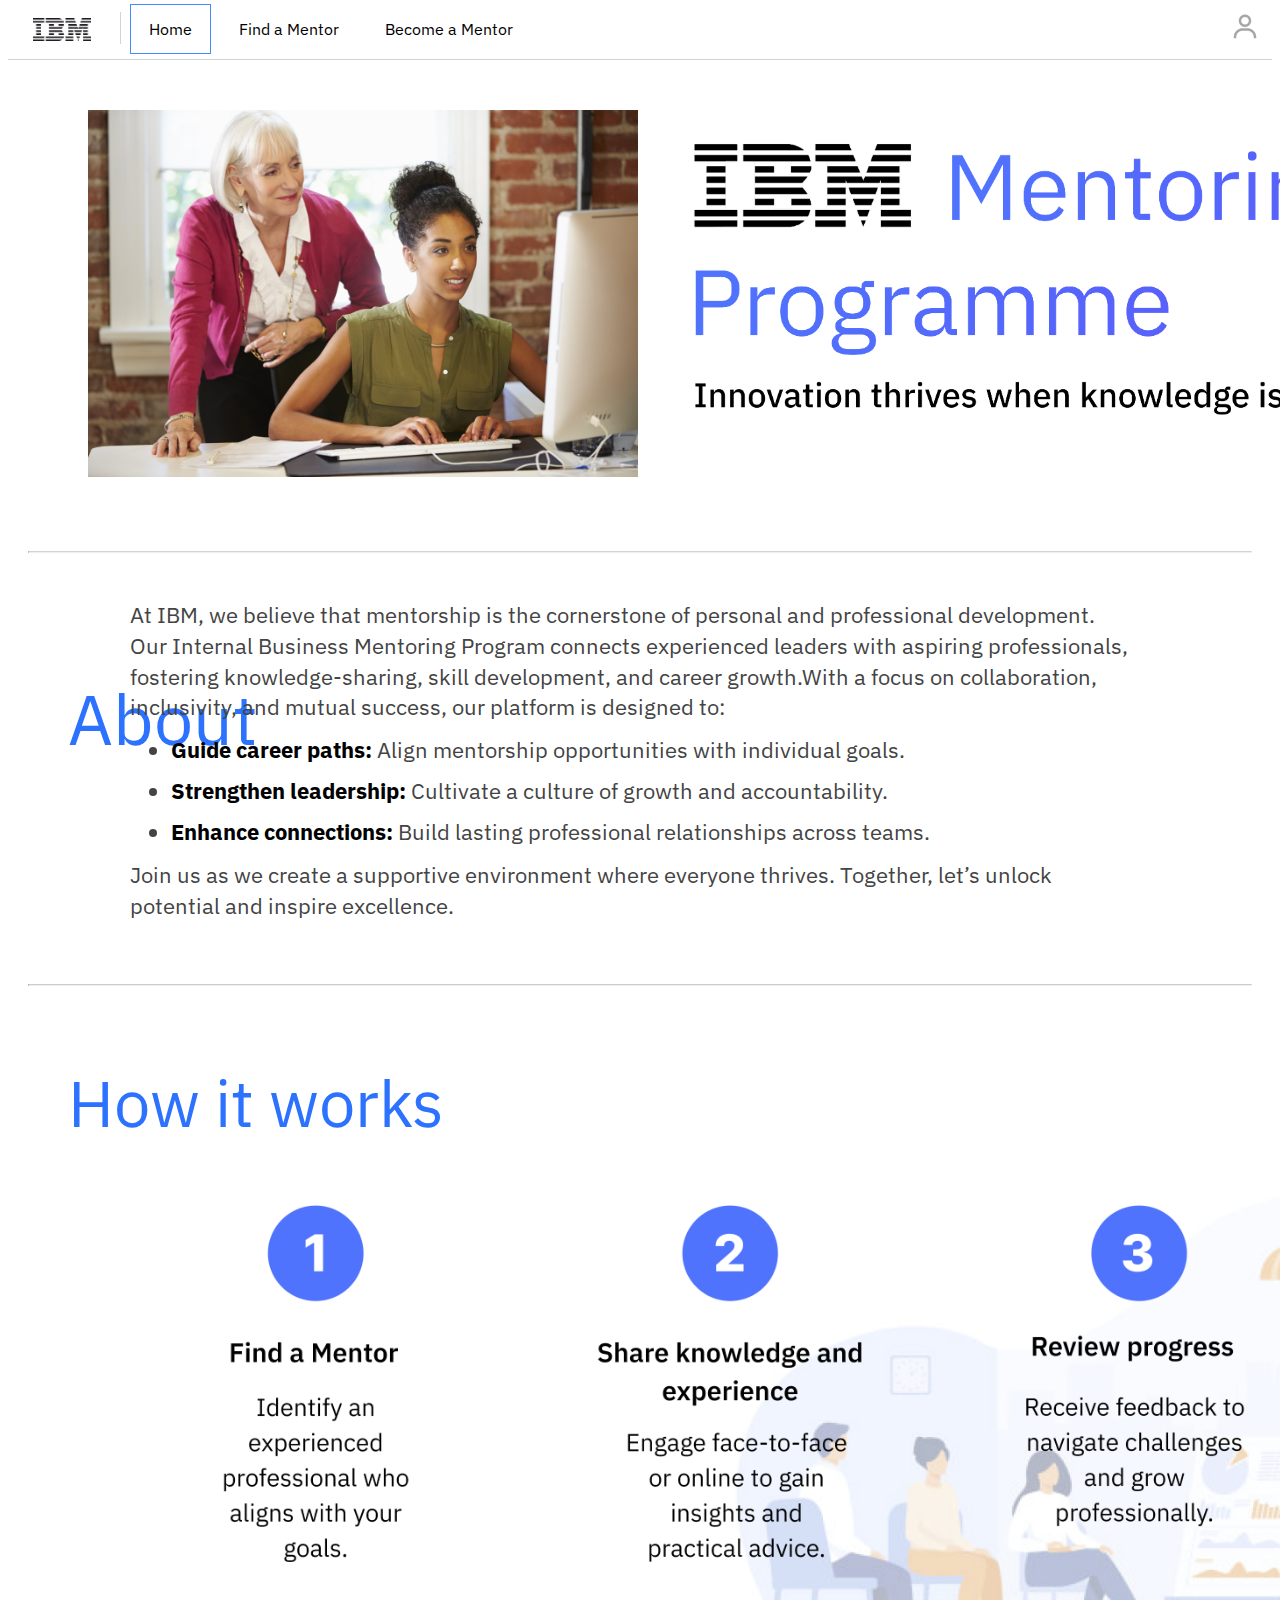
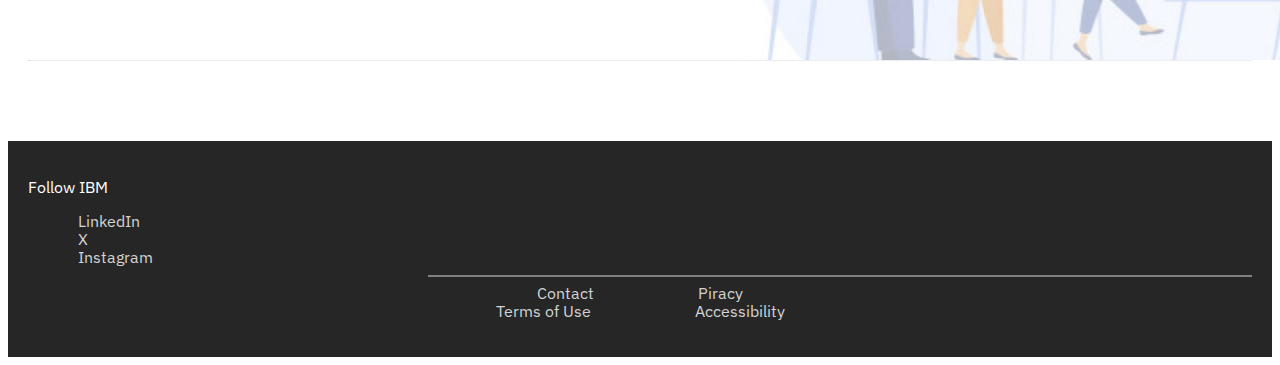
<file: Homepage/index.html>
<!DOCTYPE html>
<html lang="en">
<head>
    <meta charset="UTF-8">
    <meta name="viewport" content="width=device-width, initial-scale=1.0">
    <title>IBM - Mentoring Programme</title>

    <link rel="icon" type="image/x-icon" href="../images/ibm-bee.png">
    <link rel="stylesheet" href="indexStyle.css">
    <link rel="stylesheet" href="https://fonts.googleapis.com/css?family=IBM+Plex+Sans">
</head>
<body>
    <div class="header">
        <!--Logo button-->
        <div class="logo-container">
          <a href="/Homepage/index.html">
            <img src="../images/ibm-logo.png" alt="IBM Logo" class="logo" />
          </a>
        </div>
        <div class="vertical-line"></div>
        <!--Button group-->
        <div class="btn-group">
          <button class="button, current" onclick="document.location='index.html'">Home</button>
          <button class="button" onclick="document.location='../FindMentor/findMentor.html'">Find a Mentor</button>
          <button class="button" onclick="document.location='../BecomeMentor/becomeMentor.html'">Become a Mentor</button>
        </div>
        <!--User image-->
        <a href="">
          <img src="../images/user-img.png" alt="profile" class="profile">       
        </a>
        <!--Line design-->
        <hr class="hLine">
    </div>

    <div class ="body">
        <!--Mentor picture-->
        <img src="../images/Mentoring image.jpg" alt="Mentor working with employee" class="home-image">
        <!--Home page title-->
        <div class="home-pg-title">
            <img src="../images/Homepage title.png" alt="ibm logo" class="logo-title">
        </div>
    </div>

    <!--About paragraph-->
    <hr class="aline">
     
    <div class="about page">
      <h1>About</h1>
      <p1>At IBM, we believe that mentorship is the cornerstone of personal and professional development. Our Internal Business Mentoring Program connects experienced leaders with aspiring professionals, fostering knowledge-sharing, skill development, and career growth.With a focus on collaboration, inclusivity, and mutual success, our platform is designed to:</p1>
      <ul>
        <li><strong>Guide career paths:</strong> Align mentorship opportunities with individual goals.</li>
        <li><strong>Strengthen leadership:</strong> Cultivate a culture of growth and accountability.</li>
        <li><strong>Enhance connections:</strong> Build lasting professional relationships across teams.</li>
     </ul>
     <p2>Join us as we create a supportive environment where everyone thrives. Together, let’s unlock potential and inspire excellence.</p2>
    </div>

    <!--How it works paragraph-->
    <hr class="aline2">

    <div class="how-it-works-para">
      <h2>How it works</h2>
      <img src="../images/how it works image.png" class="how-it-works-image">
      <hr class="aline3">
    </div>

    <!--Footer-->
    <footer class="footer">
      <div class="footer-content">
        <p>
          <div class="socials">
            <p class="socials-header">Follow IBM</p>
            <a href="#" target="_blank">LinkedIn</a><br>
            <a href="#" target="_blank">X</a><br>
            <a href="#" target="_blank">Instagram</a>
          </div>
          <hr class="misc-line">
          <div class="misc-content">
            <a href="#" target="_blank">Contact</a>
            <a href="#" target="_blank">Piracy</a><br>
            <a href="#" target="_blank">Terms of Use</a>
            <a href="#" target="_blank">Accessibility</a>
          </div>
        </p>
      </div>
    </footer>
  
</body>
</file>
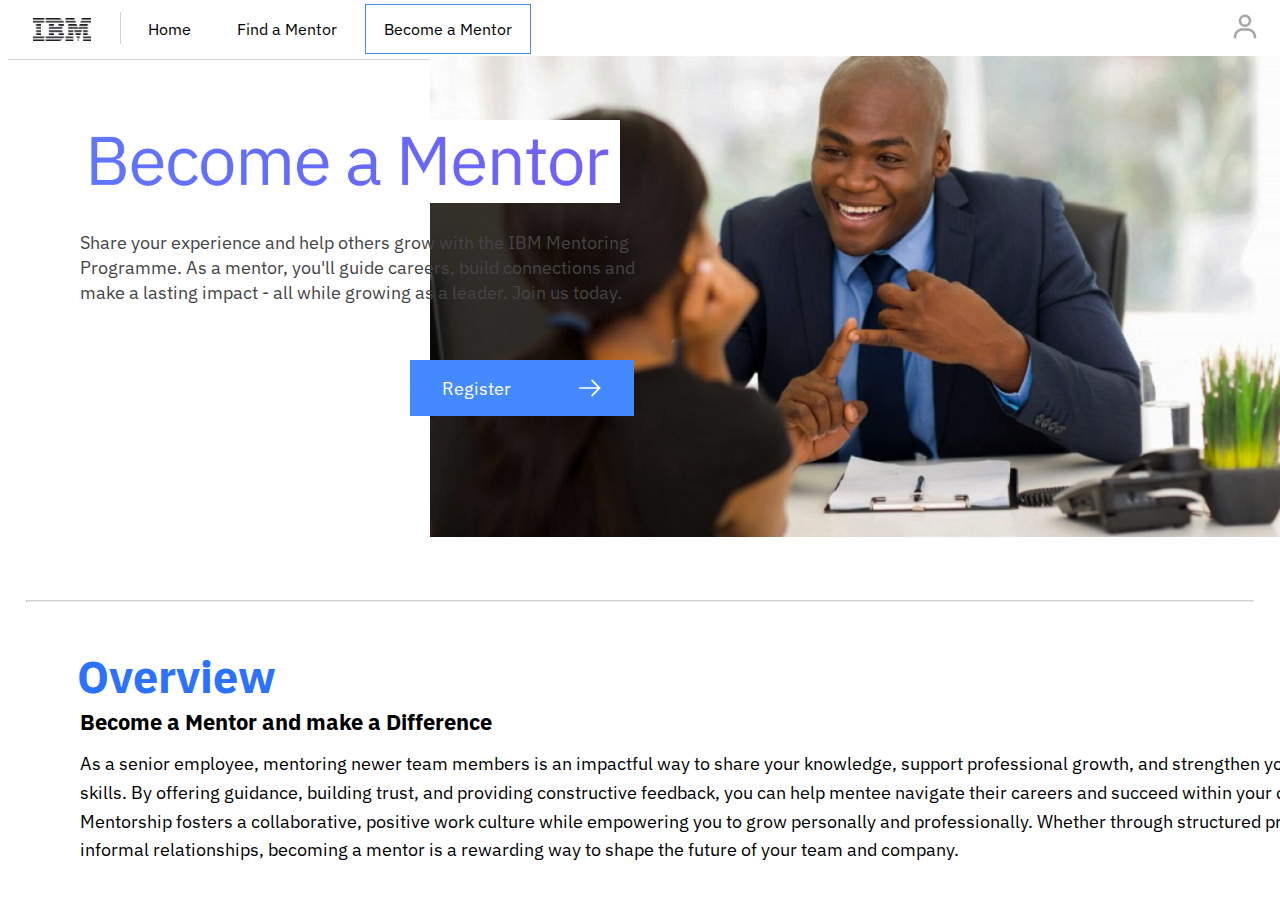
<file: BecomeMentor/becomeMentor.html>
<!DOCTYPE html>
<html lang="en">
<head>
    <meta charset="UTF-8">
    <meta name="viewport" content="width=device-width, initial-scale=1.0">
    <title>IBM - Become a Mentor</title>

    <link rel="icon" type="image/x-icon" href="../images/ibm-bee.png">
    <link rel="stylesheet" href="Styles.css">
    <link rel="stylesheet" href="https://fonts.googleapis.com/css?family=IBM+Plex+Sans">
</head>
<body>
    <div class="header">
        <!--Logo button-->
        <div class="logo-container">
          <a href="/Homepage/index.html">
            <img src="../images/ibm-logo.png" alt="IBM Logo" class="logo" />
          </a>
        </div>
        <div class="vertical-line"></div>
        <!--Button group-->
        <div class="btn-group">
          <button class="button" onclick="document.location='../Homepage/index.html'">Home</button>
          <button class="button" onclick="document.location='../FindMentor/findMentor.html'">Find a Mentor</button>
          <button class="button, current" onclick="document.location='becomeMentor.html'">Become a Mentor</button>
        </div>
        <!--User image-->
        <a href="">
          <img src="../images/user-img.png" alt="profile" class="profile">       
        </a>
        <!--Line design-->
        <hr class="hLine">
    </div>

    <div class="body">
        <!--Mentor image-->
        <img src="../images/becomeMentor.png" alt="Mentor image" class="mentorImage">
        <!--Title-->
        <img src="../images/becomeMentorTitle.png" alt="Mentor title" class="title">
    </div>
    
    <div class="subtitle">
        <p1>Share your experience and help others grow with the IBM Mentoring<br>Programme. As a mentor, you'll guide careers, build connections and<br>make a lasting impact - all while growing as a leader. Join us today.</p1>
    </div>
    <a href="register.html" class="register">
      <span>Register</span>
      <svg xmlns="https://www.w3.org/2000/svg" viewBox="0 0 20 20" fill="white">
        <path d="M11.8 2.8L10.8 3.8 16.2 9.3 1 9.3 1 10.7 16.2 10.7 10.8 16.2 11.8 17.2 19 10z"></path>
      </svg>
    </a>

    <!--Line design-->
    <hr class="aLine">

    <div class="overview">
      <h2>Overview</h2>
      <h3>Become a Mentor and make a Difference</h3>
      <p2>As a senior employee, mentoring newer team members is an impactful way to share your knowledge, support professional growth, and strengthen your leadership skills. By offering guidance, building trust, and providing constructive feedback, you can help mentee navigate their careers and succeed within your organization. Mentorship fosters a collaborative, positive work culture while empowering you to grow personally and professionally. Whether through structured programs or informal relationships, becoming a mentor is a rewarding way to shape the future of your team and company.
        </p2>
    </div>
</body>
</html>
</file>
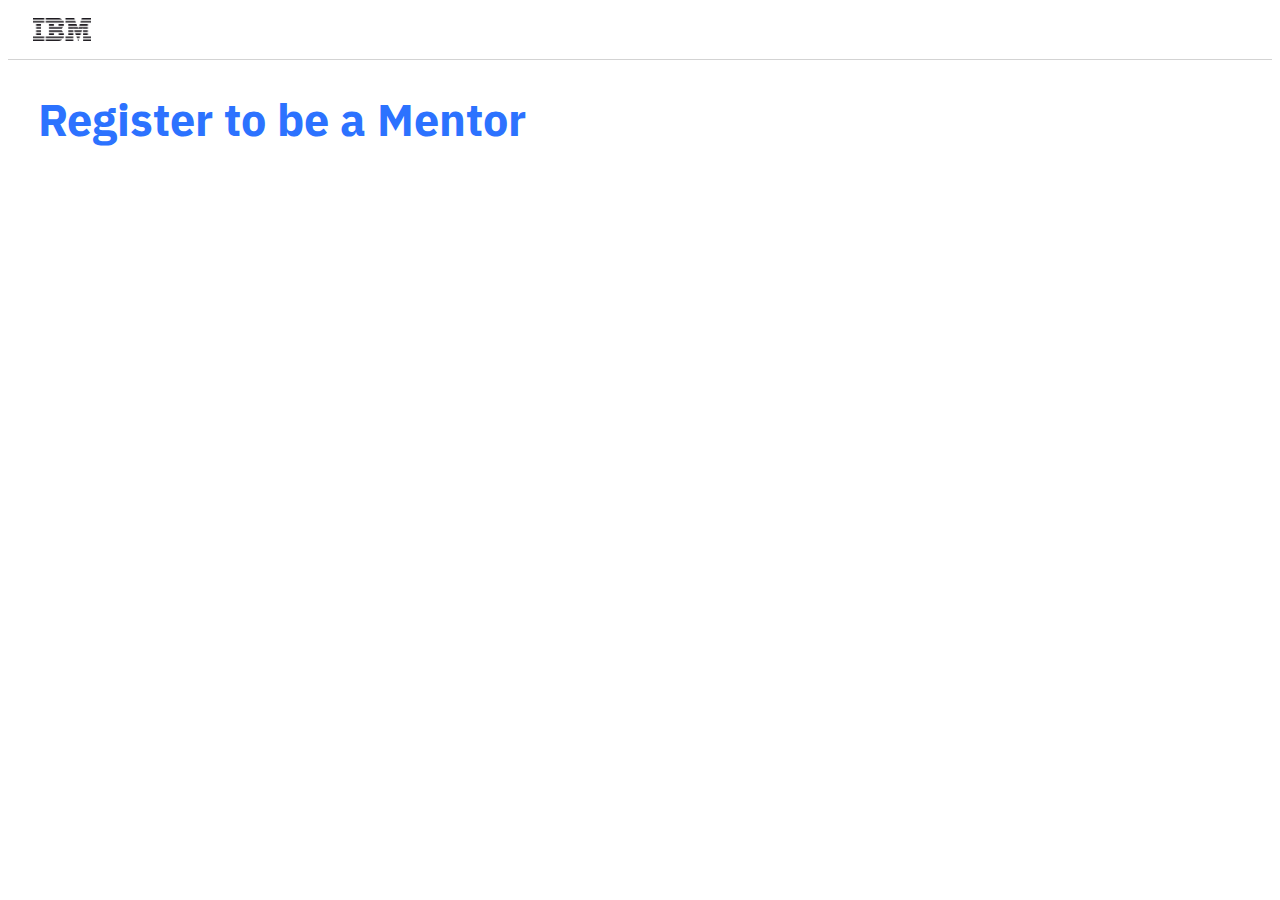
<file: BecomeMentor/Register.html>
<!DOCTYPE html>
<html lang="en">
<head>
  <meta charset="UTF-8">
  <meta name="viewport" content="width=device-width, initial-scale=1.0">
  <title>Become a Mentor - Register</title>

  <link rel="stylesheet" href="register.css">
  <link rel="stylesheet" href="https://fonts.googleapis.com/css?family=IBM+Plex+Sans">
  
</head>
<body>

    <div class="header">
        <!--Logo header-->
        <div class="logo-container">
          <a href="/Homepage/index.html">
            <img src="../images/ibm-logo.png" alt="IBM Logo" class="logo" />
          </a>
        </div>
    </div>


    <!--page title-->
    <div class="reg-container">
        <h1>Register to be a Mentor</h1>
    </div>

    <!--Form-->
    <div class = 'name-container'>
      
    </div>

</body>
</file>
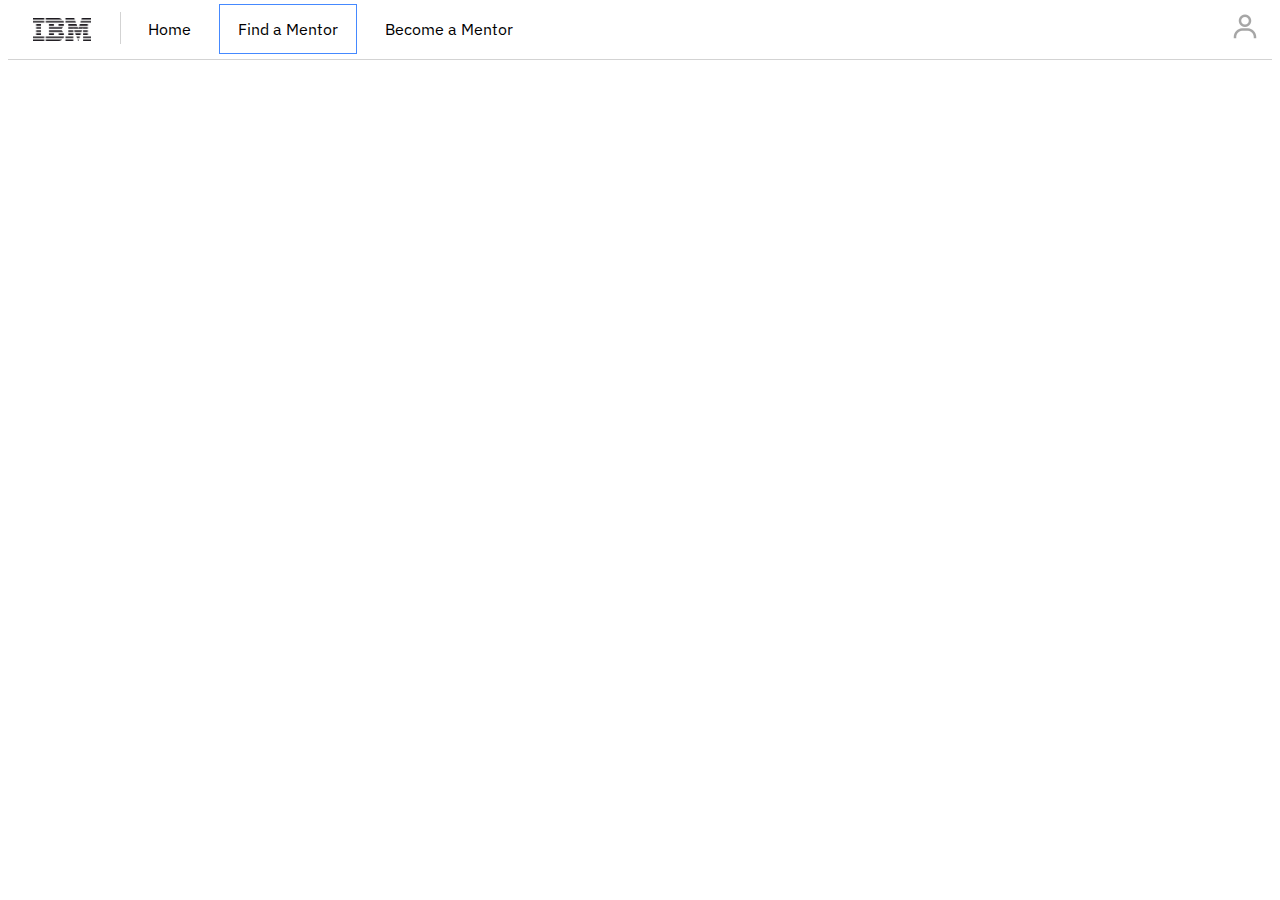
<file: FindMentor/findMentor.html>
<!DOCTYPE html>
<html lang="en">
<head>
    <meta charset="UTF-8">
    <meta name="viewport" content="width=device-width, initial-scale=1.0">
    <title>FindMentor</title>

    <link rel="stylesheet" href="Styles.css">
    <link rel="stylesheet" href="https://fonts.googleapis.com/css?family=IBM+Plex+Sans">
</head>
<body>
    <div class="header">
        <!--Logo button-->
        <div class="logo-container">
          <a href="/Homepage/index.html">
            <img src="../images/ibm-logo.png" alt="IBM Logo" class="logo" />
          </a>
        </div>
        <div class="vertical-line"></div>
        <!--Button group-->
        <div class="btn-group">
          <button class="button" onclick="document.location='../Homepage/index.html'">Home</button>
          <button class="button, current" onclick="document.location='findMentor.html'">Find a Mentor</button>
          <button class="button" onclick="document.location='../BecomeMentor/becomeMentor.html'">Become a Mentor</button>
        </div>
        <!--User image-->
        <a href="">
          <img src="../images/user-img.png" alt="profile" class="profile">       
        </a>
        <!--Line design-->
        <hr class="hLine">
    </div>
</body>
</html>
</file>
<file: Homepage/indexStyle.css>
.body {
    margin: 0;
}
/*IBM logo design*/
.logo {
    width: 58px;
    height: 23px;
    position: relative;
    border: 5px solid white;
    left: 20px;
    display: inline;
}
.logo-container {
    display: flex;
    align-items: flex-start;
    position: relative;
    padding-top: 5px;
    padding-bottom:10px;
}
/*Profile image*/
.profile {
    width: 30px;
    height: 30px;
    position: absolute; right: 20px; top: 12px;
    -webkit-filter: opacity(0.35);
    filter: opacity(0.35);
}
/*Button grouping and design for navigation bar*/
.btn-group {
    position: absolute; top: 4px; left: 130px;
    gap: 10px;
    display: flex;
    margin-top: 0;
}
.button {
    border: none;
    background-color: white;
    padding: 15px 18px;
    text-align: center;
    text-decoration: none;
    display: inline-block;
    font-size: 16px;
    font-family: 'IBM Plex sans';
    transition-duration: 0.4s;
    cursor: pointer;
}
/*Highlights active page on navigation bar*/
.current {
    border: 1.5px solid #4589ff;
    background-color: white;
    padding: 14px 18px;
    text-align: center;
    text-decoration: none;
    display: inline-block;
    font-size: 16px;
    font-family: 'IBM Plex sans';
    transition-duration: 0.4s;
    cursor: pointer;
}
/*Button hover effects*/
.current:hover {
    background-color: #e8e8e8;
}
.btn-group .button:hover {
    background-color: #e8e8e8;
}
/*Line designs for separators*/
.hLine {
    position: relative; top: 30px;
    border: 0px;
    border-top: lightgrey;
    margin: 0;
    padding: 0;
    width: 100%;
}
.vertical-line {
    width: 1px;
    height: 32px;
    background-color: lightgrey;
    margin-left: 45px;
    position: absolute; top: 12px; left: 75px;
}
.logo-container::after {
    content: "";
    position: absolute;
    bottom: 0;
    left: 0;
    width: 100%;
    height: 1px;
    background-color: lightgrey;
}
/*Home page design*/
.home-image {
    width: 550px;
    height: auto;
    margin-top: 50px;
    padding-left: 80px;
}
.logo-title {
    position: absolute; top: 110px;
    width: 800px;
    height: auto;
    margin-left: 650px;
}
/*About section design*/
.aline {
    border-top: 1px solid lightgrey;
    align-items: center;
    margin: 20px  ;
    margin-top: 70px;
}
.about {
    font-family: 'IBM Plex sans'; 
    color: #444; 
    max-width:800px; 
    padding: 20px; 
}
/* Styling the heading */
.about h1 {
    font-size: 70px; 
    font-weight: normal; 
    color: #2C72FF; 
    margin: 80px;
    margin-left: 40px; 
}
/* Styling the paragraphs */
.about p1 {
    position: absolute; 
    right: 150px; 
    top: 600px;
    margin: auto;
    font-size: 22px; 
    line-height: 1.4; 
    max-width: 1000px;
}
.about p2 {
    position: absolute; 
    right: 150px; 
    top: 860px;
    margin: auto;
    font-size: 22px; 
    line-height: 1.4; 
    max-width: 1000px;
}
/* Styling the list */
.about ul {
    position: absolute; 
    right: 350px; 
    top: 735px;
    margin: auto;
    font-size: 22px; 
    line-height: 1.4; 
    max-width: 900px;
}
.about ul li {
    font-size: 22px; 
    line-height: 1.4; 
    margin-bottom: 10px; 
}
.about ul li strong {
    color: #000; 
}
.aline2 {
    border-top: 1px solid rgb(205, 204, 204);
    align-items: center;
    margin: 20px ;
    margin-top: 120px;
}
.aline3 {
    border-top: 1px solid rgb(205, 204, 204);
    align-items: center;
    margin: 20px;
    margin-top: -5px;
}
/* Styling the how it works section*/
.how-it-works-para {
    font-family: 'IBM Plex sans';
}
.how-it-works-para h2{
    position: absolute;
    font-size: 65px; 
    font-weight: normal; 
    color: #2C72FF; 
    margin: 60px; 
    top: 1000px;
}
.how-it-works-image {
    width: 1500px;
    height: auto;
    margin-top: 150px;
}
/*Footer*/
.footer {
    background-color: #262626;
    padding: 20px;
    margin-top: 80px;
}
.footer-content a{
    color: lightgrey;
    text-decoration: none;
    font-family: 'IBM Plex sans';
    line-height: 3px;
    margin: 50px;
}
/*Socials*/
.socials {
    text-align: left;
}
.socials-header {
    color: white;
    font-family: 'IBM Plex sans'
}
/*miscellaneous content*/
.misc-line{
    align-items: center;
    border: 1px solid gray;
    margin-left: 400px;
}
.misc-content{
    text-align: center;
}
</file>
<file: BecomeMentor/Styles.css>
.body {
    margin: 0;
}
/*IBM logo design*/
.logo {
    width: 58px;
    height: 23px;
    position: relative;
    border: 5px solid white;
    left: 20px;
    display: inline;
}
.logo-container {
    display: flex;
    align-items: flex-start;
    position: relative;
    padding-top: 5px;
    padding-bottom:10px;
}
/*Profile image*/
.profile {
    width: 30px;
    height: 30px;
    position: absolute; right: 20px; top: 12px;
    -webkit-filter: opacity(0.35);
    filter: opacity(0.35);
}
/*Button grouping and design for navigation bar*/
.btn-group {
    position: absolute; top: 4px; left: 130px;
    gap: 10px;
    display: flex;
    margin-top: 0;
}
.button {
    border: none;
    background-color: white;
    padding: 15px 18px;
    text-align: center;
    text-decoration: none;
    display: inline-block;
    font-size: 16px;
    font-family: 'IBM Plex sans';
    transition-duration: 0.4s;
    cursor: pointer;
}
/*Highlights active page on navigation bar*/
.current {
    border: 1.5px solid #4589ff;
    background-color: white;
    padding: 14px 18px;
    text-align: center;
    text-decoration: none;
    display: inline-block;
    font-size: 16px;
    font-family: 'IBM Plex sans';
    transition-duration: 0.4s;
    cursor: pointer;
}
/*Button hover effects*/
.current:hover {
    background-color: #e8e8e8;
}
.btn-group .button:hover {
    background-color: #e8e8e8;
}
/*Line designs for separators*/
.hLine {
    position: relative; top: 30px;
    border: 0px;
    border-top: lightgrey;
    margin: 0;
    padding: 0;
    width: 100%;
}
.vertical-line {
    width: 1px;
    height: 32px;
    background-color: lightgrey;
    margin-left: 45px;
    position: absolute; top: 12px; left: 75px;
}
.logo-container::after {
    content: "";
    position: absolute;
    bottom: 0;
    left: 0;
    width: 100%;
    height: 1px;
    background-color: lightgrey;
}
.mentorImage {
    position: absolute; top: 55.5px; right: 0px;
    width: 850px; 
}
.title {
    position: absolute; top: 120px; left: 70px;
    width: 550px;
}
.subtitle {
    font-family: 'IBM Plex sans'; 
    color: #444; 
    max-width: 800px; 
    padding: 20px;
}
p1 {
    position: absolute; 
    left: 80px; 
    top: 230px;
    margin: auto;
    font-size: 18px; 
    line-height: 1.4; 
    max-width: 900px;
}
.register {
    position: absolute; top: 360px; left: 410px;
    display: flex;
    justify-content: space-between;
    align-items: center;
    background-color: #4589ff;
    color: white;
    font-size: 18px;
    font-family: 'IBM Plex sans';
    padding: 16px 32px;
    border: none;
    cursor: pointer;
    text-decoration: none;
    transition-duration: 0.4;
    width: 160px;
}
.register svg {
    width: 24px;
    height: 24px;
}
.register:hover {
    background-color: #0353e9;
}

/*About section design*/
.aLine {
    border-top: 1px solid lightgrey;
    width: 97%;
    align-items: center;
    margin-top: 500px;
}

h2 {
    position: absolute; top: 610px; left: 77px;
    margin-bottom: 60px;
    font-size: 45px;
    font-family: 'IBM Plex sans';
    color: #2C72FF;
}
h3 {
    position: absolute; top: 685px; left: 80px;
    margin-bottom: 60px;
    font-size: 22px;
    font-family: 'IBM Plex sans';
}
p2 {
    position: absolute; top: 750px; left: 80px;
    font-size: 18px;
    font-family: 'IBM Plex sans';
    line-height: 1.6;
    width: 1350px;
}
</file>
<file: BecomeMentor/register.css>
.body {
    margin: 0;
}
/*IBM logo design*/
.logo {
    width: 58px;
    height: 23px;
    position: relative;
    border: 5px solid white;
    left: 20px;
    display: inline;
}
.logo-container {
    display: flex;
    align-items: flex-start;
    position: relative;
    padding-top: 5px;
    padding-bottom:10px;
}

/*Line designs for separators*/
.hLine {
    border: 0px;
    border-top: lightgrey;
    margin: 0;
    padding: 0;
    width: 100%;
}
.vertical-line {
    width: 1px;
    height: 32px;
    background-color: lightgrey;
    margin-left: 45px;
    position: absolute; top: 12px; left: 75px;
}
.logo-container::after {
    content: "";
    position: absolute;
    bottom: 0;
    left: 0;
    width: 100%;
    height: 1px;
    background-color: lightgrey;
}

.reg-container h1 {
    position: absolute;
    font-family: IBM Plex sans;
    font-size: 45px;
    margin-left: 30px;
    color: #2C72FF;
    font-weight: bold;
}
</file>
<file: FindMentor/Styles.css>
.body {
    margin: 0;
}
/*IBM logo design*/
.logo {
    width: 58px;
    height: 23px;
    position: relative;
    border: 5px solid white;
    left: 20px;
    display: inline;
}
.logo-container {
    display: flex;
    align-items: flex-start;
    position: relative;
    padding-top: 5px;
    padding-bottom:10px;
}
/*Profile image*/
.profile {
    width: 30px;
    height: 30px;
    position: absolute; right: 20px; top: 12px;
    -webkit-filter: opacity(0.35);
    filter: opacity(0.35);
}
/*Button grouping and design for navigation bar*/
.btn-group {
    position: absolute; top: 4px; left: 130px;
    gap: 10px;
    display: flex;
    margin-top: 0;
}
.button {
    border: none;
    background-color: white;
    padding: 15px 18px;
    text-align: center;
    text-decoration: none;
    display: inline-block;
    font-size: 16px;
    font-family: 'IBM Plex sans';
    transition-duration: 0.4s;
    cursor: pointer;
}
/*Highlights active page on navigation bar*/
.current {
    border: 1.5px solid #4589ff;
    background-color: white;
    padding: 14px 18px;
    text-align: center;
    text-decoration: none;
    display: inline-block;
    font-size: 16px;
    font-family: 'IBM Plex sans';
    transition-duration: 0.4s;
    cursor: pointer;
}
/*Button hover effects*/
.current:hover {
    background-color: #e8e8e8;
}
.btn-group .button:hover {
    background-color: #e8e8e8;
}
/*Line designs for separators*/
.hLine {
    position: relative; top: 30px;
    border: 0px;
    border-top: lightgrey;
    margin: 0;
    padding: 0;
    width: 100%;
}
.vertical-line {
    width: 1px;
    height: 32px;
    background-color: lightgrey;
    margin-left: 45px;
    position: absolute; top: 12px; left: 75px;
}
.logo-container::after {
    content: "";
    position: absolute;
    bottom: 0;
    left: 0;
    width: 100%;
    height: 1px;
    background-color: lightgrey;
}
</file>
